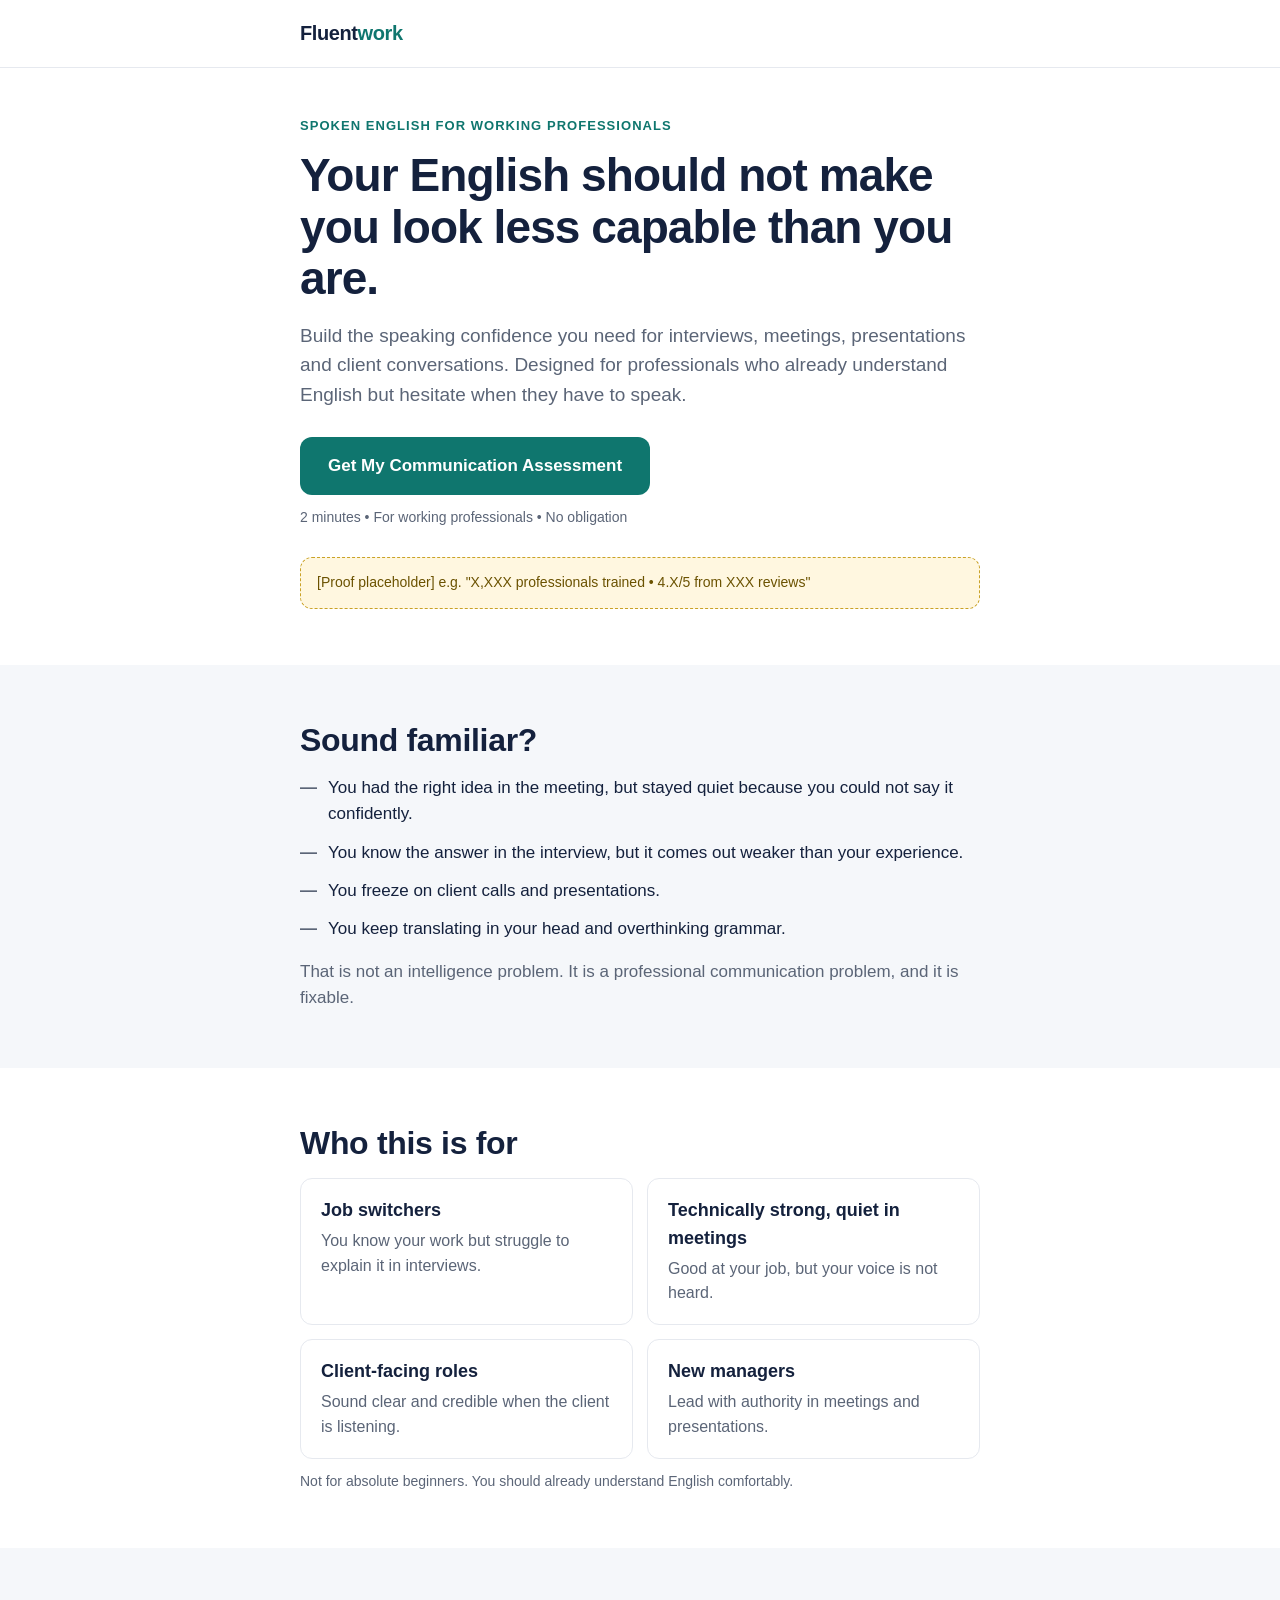
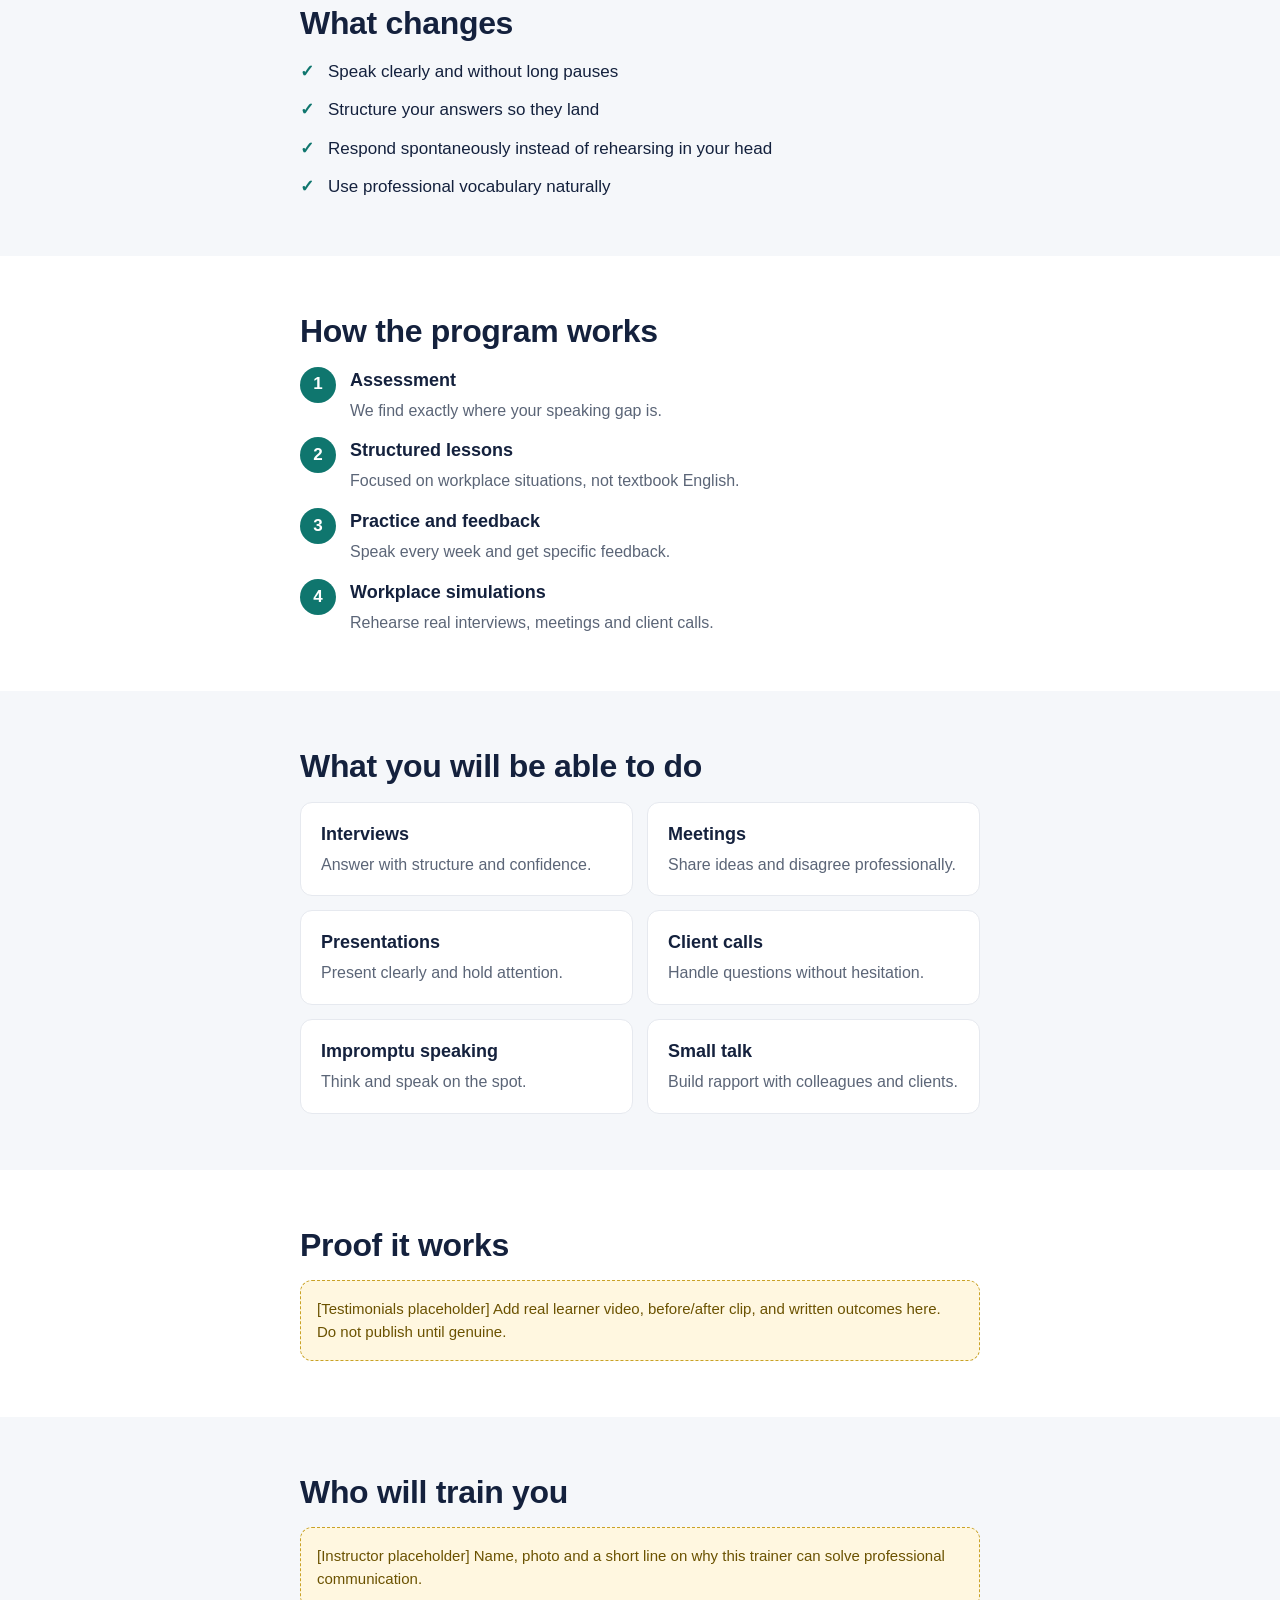
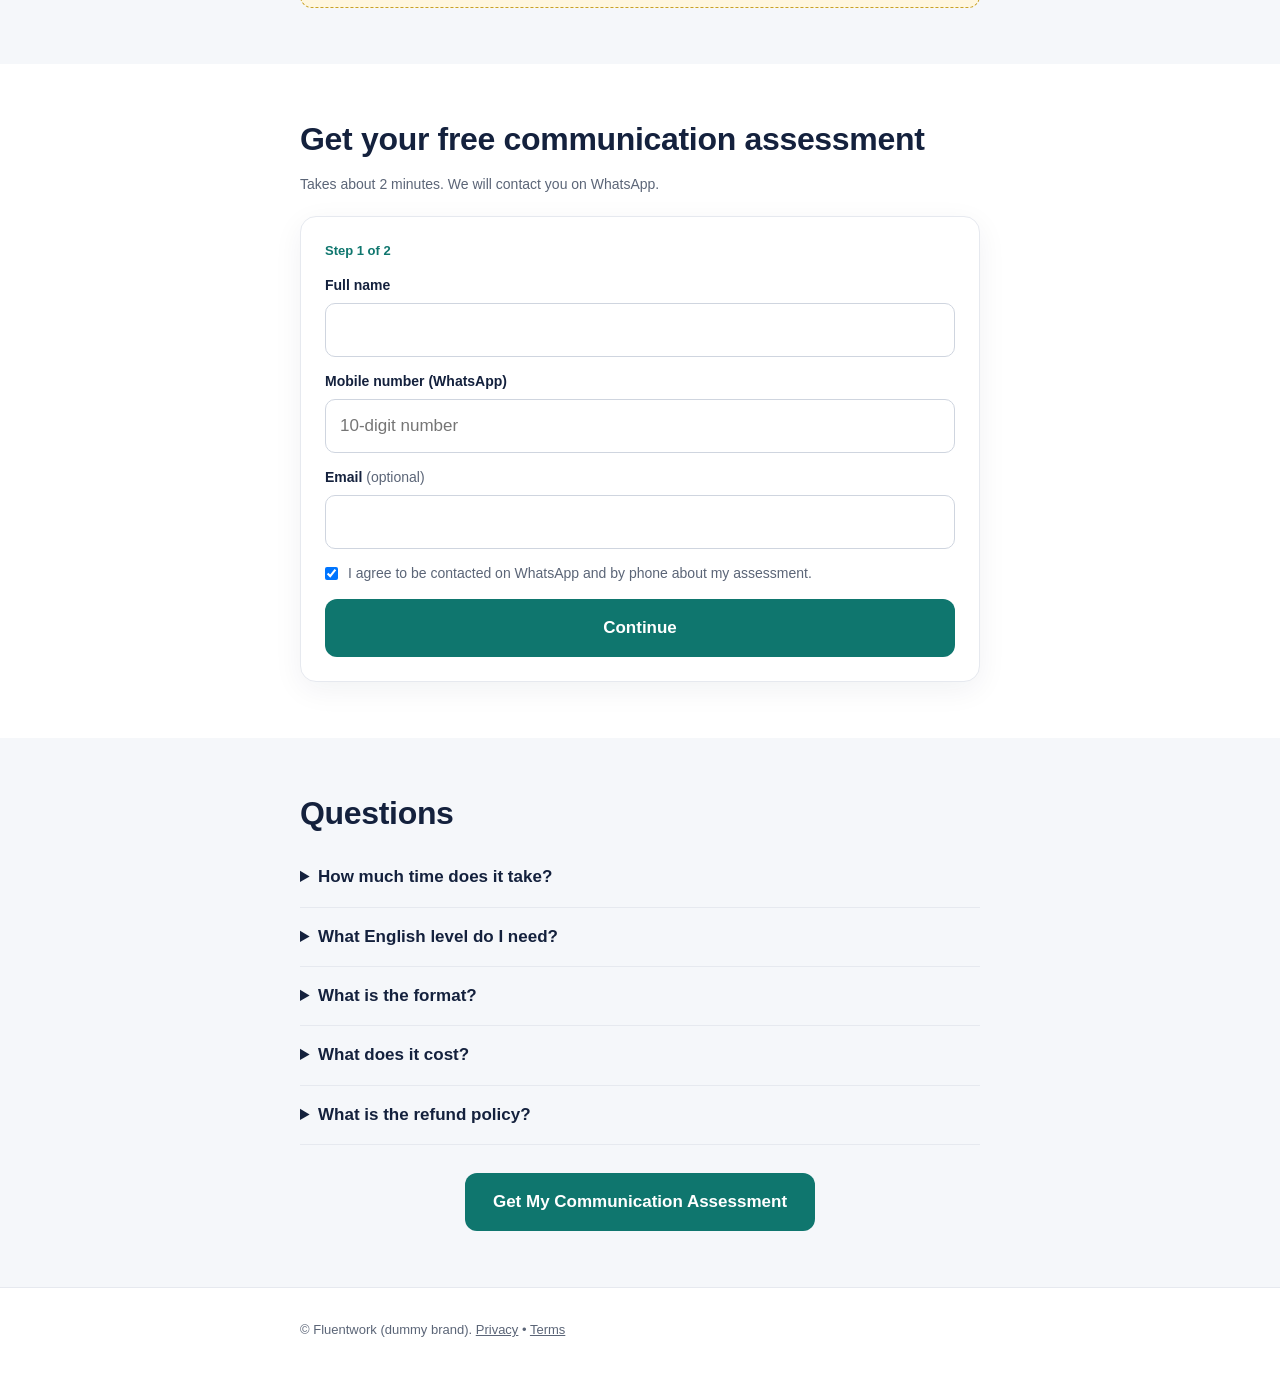
<file: index.html>
<!doctype html>
<html lang="en">
<head>
<meta charset="utf-8">
<meta name="viewport" content="width=device-width, initial-scale=1">
<title>Fluentwork | Spoken English for Working Professionals</title>
<meta name="description" content="Build the speaking confidence you need for interviews, meetings, presentations and client conversations. Take the free 2-minute communication assessment.">
<link rel="stylesheet" href="styles.css">
<script src="config.js"></script>
<script src="tracking.js"></script>
</head>
<body>

<header>
  <div class="wrap"><span class="brand">Fluent<span>work</span></span></div>
</header>

<!-- 1. HERO -->
<section class="hero">
  <div class="wrap">
    <p class="eyebrow">Spoken English for working professionals</p>
    <h1>Your English should not make you look less capable than you are.</h1>
    <p class="lead">Build the speaking confidence you need for interviews, meetings, presentations and client conversations. Designed for professionals who already understand English but hesitate when they have to speak.</p>
    <p style="margin-top:28px"><a class="btn" href="#assessment" data-cta="hero">Get My Communication Assessment</a></p>
    <p class="micro">2 minutes &bull; For working professionals &bull; No obligation</p>
    <!-- PLACEHOLDER: replace with a real, verifiable proof element (learner count, review score, quote) -->
    <div class="proof">[Proof placeholder] e.g. "X,XXX professionals trained &bull; 4.X/5 from XXX reviews"</div>
  </div>
</section>

<!-- 2. PAIN MIRROR -->
<section class="alt">
  <div class="wrap">
    <h2>Sound familiar?</h2>
    <ul class="list pain">
      <li>You had the right idea in the meeting, but stayed quiet because you could not say it confidently.</li>
      <li>You know the answer in the interview, but it comes out weaker than your experience.</li>
      <li>You freeze on client calls and presentations.</li>
      <li>You keep translating in your head and overthinking grammar.</li>
    </ul>
    <p class="lead" style="font-size:17px">That is not an intelligence problem. It is a professional communication problem, and it is fixable.</p>
  </div>
</section>

<!-- 3. WHO IT IS FOR -->
<section>
  <div class="wrap">
    <h2>Who this is for</h2>
    <div class="grid two">
      <div class="card"><h3>Job switchers</h3><p>You know your work but struggle to explain it in interviews.</p></div>
      <div class="card"><h3>Technically strong, quiet in meetings</h3><p>Good at your job, but your voice is not heard.</p></div>
      <div class="card"><h3>Client-facing roles</h3><p>Sound clear and credible when the client is listening.</p></div>
      <div class="card"><h3>New managers</h3><p>Lead with authority in meetings and presentations.</p></div>
    </div>
    <p class="micro">Not for absolute beginners. You should already understand English comfortably.</p>
  </div>
</section>

<!-- 4. TRANSFORMATION -->
<section class="alt">
  <div class="wrap">
    <h2>What changes</h2>
    <ul class="list">
      <li>Speak clearly and without long pauses</li>
      <li>Structure your answers so they land</li>
      <li>Respond spontaneously instead of rehearsing in your head</li>
      <li>Use professional vocabulary naturally</li>
    </ul>
  </div>
</section>

<!-- 5. HOW IT WORKS -->
<section>
  <div class="wrap">
    <h2>How the program works</h2>
    <div class="steps">
      <div class="step"><div><h3>Assessment</h3><p>We find exactly where your speaking gap is.</p></div></div>
      <div class="step"><div><h3>Structured lessons</h3><p>Focused on workplace situations, not textbook English.</p></div></div>
      <div class="step"><div><h3>Practice and feedback</h3><p>Speak every week and get specific feedback.</p></div></div>
      <div class="step"><div><h3>Workplace simulations</h3><p>Rehearse real interviews, meetings and client calls.</p></div></div>
    </div>
  </div>
</section>

<!-- 6. CURRICULUM OUTCOMES -->
<section class="alt">
  <div class="wrap">
    <h2>What you will be able to do</h2>
    <div class="grid two">
      <div class="card"><h3>Interviews</h3><p>Answer with structure and confidence.</p></div>
      <div class="card"><h3>Meetings</h3><p>Share ideas and disagree professionally.</p></div>
      <div class="card"><h3>Presentations</h3><p>Present clearly and hold attention.</p></div>
      <div class="card"><h3>Client calls</h3><p>Handle questions without hesitation.</p></div>
      <div class="card"><h3>Impromptu speaking</h3><p>Think and speak on the spot.</p></div>
      <div class="card"><h3>Small talk</h3><p>Build rapport with colleagues and clients.</p></div>
    </div>
  </div>
</section>

<!-- 7. PROOF -->
<section>
  <div class="wrap">
    <h2>Proof it works</h2>
    <!-- PLACEHOLDER: replace with real video testimonials, before/after clips, written outcomes, ratings -->
    <div class="placeholder">[Testimonials placeholder] Add real learner video, before/after clip, and written outcomes here. Do not publish until genuine.</div>
  </div>
</section>

<!-- 8. INSTRUCTOR -->
<section class="alt">
  <div class="wrap">
    <h2>Who will train you</h2>
    <!-- PLACEHOLDER: instructor photo, name, background -->
    <div class="placeholder">[Instructor placeholder] Name, photo and a short line on why this trainer can solve professional communication.</div>
  </div>
</section>

<!-- 9. QUALIFICATION FORM -->
<section id="assessment">
  <div class="wrap">
    <h2>Get your free communication assessment</h2>
    <p class="micro" style="margin:0 0 20px">Takes about 2 minutes. We will contact you on WhatsApp.</p>

    <form id="lead-form" class="form-card" novalidate>
      <!-- Step 1 -->
      <div data-step="1">
        <p class="progress">Step 1 of 2</p>
        <div class="field">
          <label for="name">Full name</label>
          <input id="name" name="name" autocomplete="name" required>
          <p class="err">Please enter your name.</p>
        </div>
        <div class="field">
          <label for="phone">Mobile number (WhatsApp)</label>
          <input id="phone" name="phone" type="tel" inputmode="numeric" autocomplete="tel-national" placeholder="10-digit number" required>
          <p class="err">Enter a valid 10-digit Indian mobile number.</p>
        </div>
        <div class="field">
          <label for="email">Email <span style="font-weight:400;color:var(--muted)">(optional)</span></label>
          <input id="email" name="email" type="email" autocomplete="email">
          <p class="err">Enter a valid email or leave blank.</p>
        </div>
        <div class="field">
          <label class="check"><input type="checkbox" id="consent" name="whatsapp_consent" checked> I agree to be contacted on WhatsApp and by phone about my assessment.</label>
        </div>
        <button type="button" class="btn block" id="next">Continue</button>
      </div>

      <!-- Step 2 -->
      <div data-step="2" hidden>
        <p class="progress">Step 2 of 2</p>
        <div class="field">
          <label for="experience">Work experience</label>
          <select id="experience" name="experience" required>
            <option value="">Select</option>
            <option>Less than 1 year</option><option>1 to 3 years</option><option>3 to 5 years</option>
            <option>5 to 8 years</option><option>8+ years</option>
          </select>
          <p class="err">Please select your experience.</p>
        </div>
        <div class="field">
          <label for="goal">Primary goal</label>
          <select id="goal" name="goal" required>
            <option value="">Select</option>
            <option>Crack interviews</option><option>Speak confidently in meetings</option>
            <option>Improve client communication</option><option>Present better</option>
            <option>Become ready for a promotion or leadership role</option>
          </select>
          <p class="err">Please select your goal.</p>
        </div>
        <div class="field">
          <label for="challenge">Biggest speaking challenge <span style="font-weight:400;color:var(--muted)">(optional)</span></label>
          <input id="challenge" name="challenge" placeholder="e.g. I go blank when asked a question">
        </div>
        <div class="field">
          <label for="callback">Preferred callback time</label>
          <select id="callback" name="callback">
            <option>Morning (9 to 12)</option><option>Afternoon (12 to 4)</option>
            <option>Evening (4 to 8)</option><option>Anytime</option>
          </select>
        </div>
        <button type="submit" class="btn block" id="submit">Get My Communication Assessment</button>
        <button type="button" class="back" id="back">&larr; Back</button>
      </div>

      <!-- Hidden attribution fields, filled by script.js -->
      <input type="hidden" name="utm_source"><input type="hidden" name="utm_medium">
      <input type="hidden" name="utm_campaign"><input type="hidden" name="utm_content">
      <input type="hidden" name="utm_term"><input type="hidden" name="adset"><input type="hidden" name="ad">
      <input type="hidden" name="placement"><input type="hidden" name="fbclid"><input type="hidden" name="page_version">
    </form>
  </div>
</section>

<!-- 10. FAQ -->
<section class="alt">
  <div class="wrap">
    <h2>Questions</h2>
    <details><summary>How much time does it take?</summary><p>[Placeholder] e.g. 3 live sessions a week of 45 minutes, plus short daily practice.</p></details>
    <details><summary>What English level do I need?</summary><p>You should understand English comfortably. This program is about speaking, not learning English from scratch.</p></details>
    <details><summary>What is the format?</summary><p>[Placeholder] Live online, with a trainer and small groups or one to one.</p></details>
    <details><summary>What does it cost?</summary><p>The course fee is &#8377;10,000. Your counsellor will confirm what is included during the assessment call.</p></details>
    <details><summary>What is the refund policy?</summary><p>[Placeholder] Add the real refund terms before launch.</p></details>
    <p style="margin-top:28px" class="center"><a class="btn" href="#assessment" data-cta="faq">Get My Communication Assessment</a></p>
  </div>
</section>

<footer>
  <div class="wrap">&copy; Fluentwork (dummy brand). <a href="#" style="color:inherit">Privacy</a> &bull; <a href="#" style="color:inherit">Terms</a></div>
</footer>

<div class="sticky-cta" id="sticky"><a class="btn block" href="#assessment" data-cta="sticky">Get My Communication Assessment</a></div>

<script src="script.js"></script>
</body>
</html>
</file>
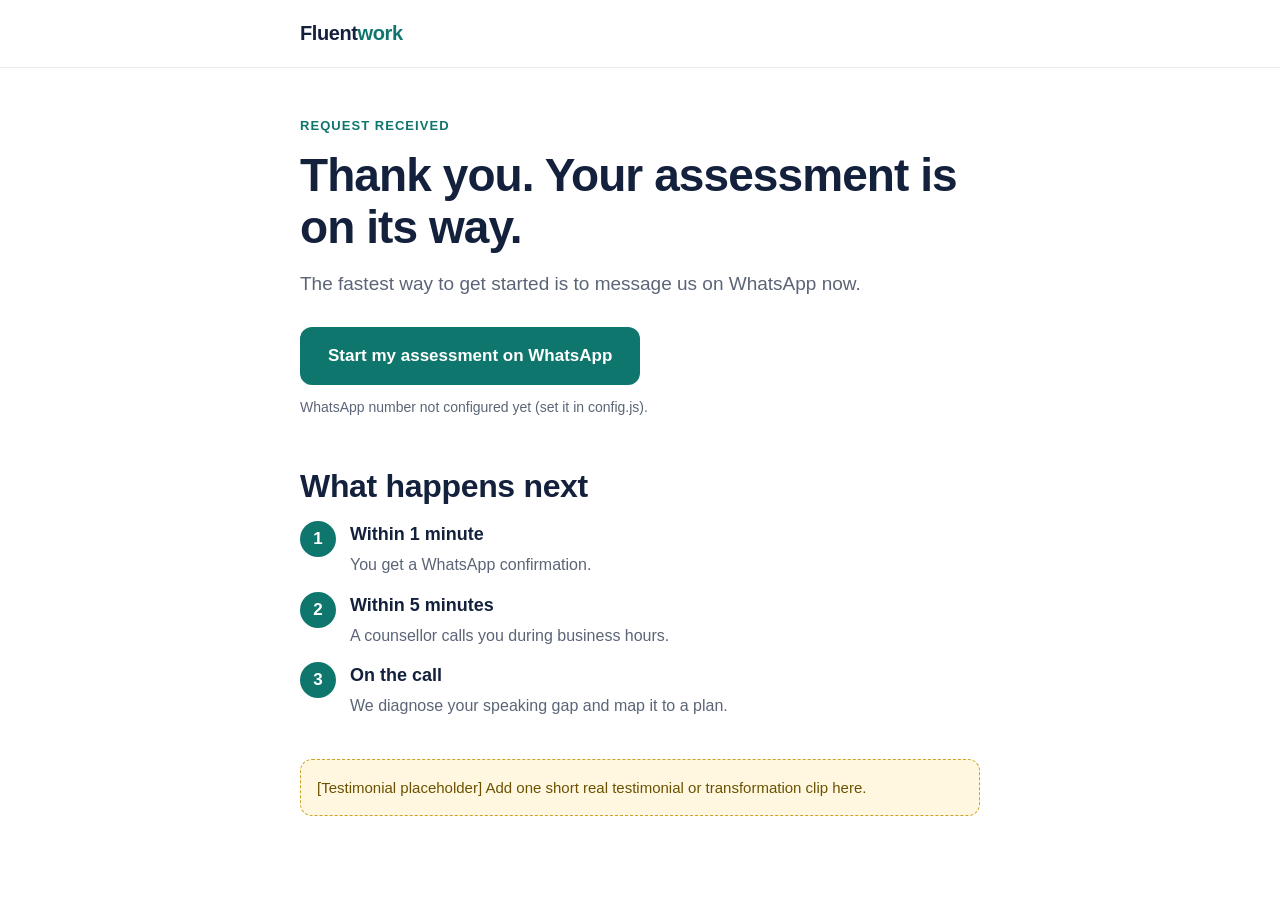
<file: thank-you.html>
<!doctype html>
<html lang="en">
<head>
<meta charset="utf-8">
<meta name="viewport" content="width=device-width, initial-scale=1">
<meta name="robots" content="noindex">
<title>You're in | Fluentwork</title>
<link rel="stylesheet" href="styles.css">
<script src="config.js"></script>
<script src="tracking.js"></script>
</head>
<body>
<header><div class="wrap"><span class="brand">Fluent<span>work</span></span></div></header>

<section class="hero">
  <div class="wrap">
    <p class="eyebrow">Request received</p>
    <h1 id="title">Thank you. Your assessment is on its way.</h1>
    <p class="lead">The fastest way to get started is to message us on WhatsApp now.</p>

    <p style="margin-top:28px"><a class="btn" id="wa" href="#">Start my assessment on WhatsApp</a></p>
    <p class="micro" id="wa-note" hidden>WhatsApp number not configured yet (set it in config.js).</p>

    <h2 style="margin-top:48px">What happens next</h2>
    <div class="steps">
      <div class="step"><div><h3>Within 1 minute</h3><p>You get a WhatsApp confirmation.</p></div></div>
      <div class="step"><div><h3>Within 5 minutes</h3><p>A counsellor calls you during business hours.</p></div></div>
      <div class="step"><div><h3>On the call</h3><p>We diagnose your speaking gap and map it to a plan.</p></div></div>
    </div>

    <p style="margin-top:28px" id="book-wrap" hidden><a class="btn" id="book" href="#" style="background:#fff;color:var(--accent);border:2px solid var(--accent)">Prefer to book a 15-minute call?</a></p>

    <div class="placeholder" style="margin-top:40px">[Testimonial placeholder] Add one short real testimonial or transformation clip here.</div>
  </div>
</section>

<script>
(function () {
  var cfg = window.SITE_CONFIG || {};
  var lead = {};
  try { lead = JSON.parse(sessionStorage.getItem("fw_lead") || "{}"); } catch (_) {}
  if (lead.name) document.getElementById("title").textContent = "Thank you, " + lead.name.split(" ")[0] + ". Your assessment is on its way.";

  track("PageView");
  var msg = encodeURIComponent("Hi, I just requested my communication assessment" + (lead.goal ? " (goal: " + lead.goal + ")" : "") + ".");
  var wa = document.getElementById("wa");
  if (cfg.whatsappNumber) {
    wa.href = "https://wa.me/" + cfg.whatsappNumber + "?text=" + msg;
    wa.addEventListener("click", function () { track("Contact", { content_name: "whatsapp" }); });
  } else {
    wa.removeAttribute("href"); document.getElementById("wa-note").hidden = false;
  }
  if (cfg.bookingUrl) {
    var b = document.getElementById("book"); b.href = cfg.bookingUrl;
    document.getElementById("book-wrap").hidden = false;
    b.addEventListener("click", function () { track("Schedule"); });
  }
})();
</script>
</body>
</html>
</file>
<file: styles.css>
:root {
  --ink: #14213d;
  --muted: #5b6577;
  --line: #e6e9ef;
  --bg: #ffffff;
  --soft: #f5f7fa;
  --accent: #0f766e;
  --accent-dark: #0b5a54;
  --warn: #fff7e0;
  --radius: 12px;
}
* { box-sizing: border-box; margin: 0; }
html { scroll-behavior: smooth; }
body {
  font-family: -apple-system, BlinkMacSystemFont, "Segoe UI", Roboto, Helvetica, Arial, sans-serif;
  color: var(--ink); background: var(--bg); line-height: 1.55; font-size: 17px;
  -webkit-font-smoothing: antialiased;
}
.wrap { max-width: 720px; margin: 0 auto; padding: 0 20px; }
section { padding: 56px 0; }
section.alt { background: var(--soft); }
h1 { font-size: clamp(30px, 7vw, 46px); line-height: 1.12; letter-spacing: -0.02em; }
h2 { font-size: clamp(24px, 5vw, 32px); line-height: 1.2; letter-spacing: -0.01em; margin-bottom: 16px; }
h3 { font-size: 18px; margin-bottom: 4px; }
p.lead { font-size: 19px; color: var(--muted); margin-top: 16px; }
.eyebrow { font-size: 13px; font-weight: 700; letter-spacing: .08em; text-transform: uppercase; color: var(--accent); margin-bottom: 14px; }

header { padding: 18px 0; border-bottom: 1px solid var(--line); }
.brand { font-weight: 800; font-size: 20px; letter-spacing: -0.02em; }
.brand span { color: var(--accent); }

.hero { padding: 48px 0 56px; }
.btn {
  display: inline-block; background: var(--accent); color: #fff; border: 0; cursor: pointer;
  font: inherit; font-weight: 700; padding: 16px 28px; border-radius: var(--radius);
  text-decoration: none; transition: background .15s;
}
.btn:hover { background: var(--accent-dark); }
.btn.block { width: 100%; text-align: center; }
.micro { font-size: 14px; color: var(--muted); margin-top: 12px; }
.proof {
  margin-top: 28px; padding: 14px 16px; border: 1px dashed #c9a227; background: var(--warn);
  border-radius: var(--radius); font-size: 14px; color: #6b5200;
}

.list { list-style: none; padding: 0; display: grid; gap: 12px; margin-top: 8px; }
.list li { padding-left: 28px; position: relative; }
.list li::before { content: "✓"; position: absolute; left: 0; color: var(--accent); font-weight: 800; }
.list.pain li::before { content: "—"; color: var(--muted); }

.grid { display: grid; gap: 14px; margin-top: 8px; }
@media (min-width: 640px) { .grid.two { grid-template-columns: 1fr 1fr; } }
.card { background: #fff; border: 1px solid var(--line); border-radius: var(--radius); padding: 18px 20px; }
.card p { color: var(--muted); font-size: 16px; }
.steps { counter-reset: s; display: grid; gap: 14px; margin-top: 8px; }
.step { display: grid; grid-template-columns: 36px 1fr; gap: 14px; align-items: start; }
.step::before {
  counter-increment: s; content: counter(s); width: 36px; height: 36px; border-radius: 50%;
  background: var(--accent); color: #fff; font-weight: 700; display: grid; place-items: center;
}
.step p { color: var(--muted); font-size: 16px; }
.placeholder { border: 1px dashed #c9a227; background: var(--warn); color: #6b5200; border-radius: var(--radius); padding: 16px; font-size: 15px; }

/* form */
.form-card { background: #fff; border: 1px solid var(--line); border-radius: 16px; padding: 24px; box-shadow: 0 8px 30px rgba(20,33,61,.06); }
.progress { font-size: 13px; font-weight: 700; color: var(--accent); margin-bottom: 14px; }
.field { margin-bottom: 14px; }
label { display: block; font-size: 14px; font-weight: 600; margin-bottom: 6px; }
input, select, textarea {
  width: 100%; font: inherit; padding: 13px 14px; border: 1px solid #cfd5df; border-radius: 10px; background: #fff; color: var(--ink);
}
input:focus, select:focus, textarea:focus { outline: 2px solid var(--accent); outline-offset: 1px; border-color: transparent; }
.check { display: flex; gap: 10px; align-items: flex-start; font-size: 14px; color: var(--muted); font-weight: 400; }
.check input { width: auto; margin-top: 4px; }
.err { color: #b42318; font-size: 13px; margin-top: 4px; display: none; }
.field.invalid .err { display: block; }
.field.invalid input, .field.invalid select { border-color: #b42318; }
.back { background: none; border: 0; color: var(--muted); font: inherit; font-size: 14px; cursor: pointer; margin-top: 12px; width: 100%; }
[hidden] { display: none !important; }

details { border-bottom: 1px solid var(--line); padding: 16px 0; }
summary { font-weight: 600; cursor: pointer; }
details p { color: var(--muted); margin-top: 8px; font-size: 16px; }

footer { padding: 32px 0 48px; font-size: 13px; color: var(--muted); border-top: 1px solid var(--line); }
.sticky-cta {
  position: fixed; left: 0; right: 0; bottom: 0; padding: 10px 16px; background: rgba(255,255,255,.96);
  border-top: 1px solid var(--line); display: none; z-index: 10;
}
@media (max-width: 720px) { .sticky-cta.show { display: block; } body { padding-bottom: 72px; } }
.center { text-align: center; }
</file>
